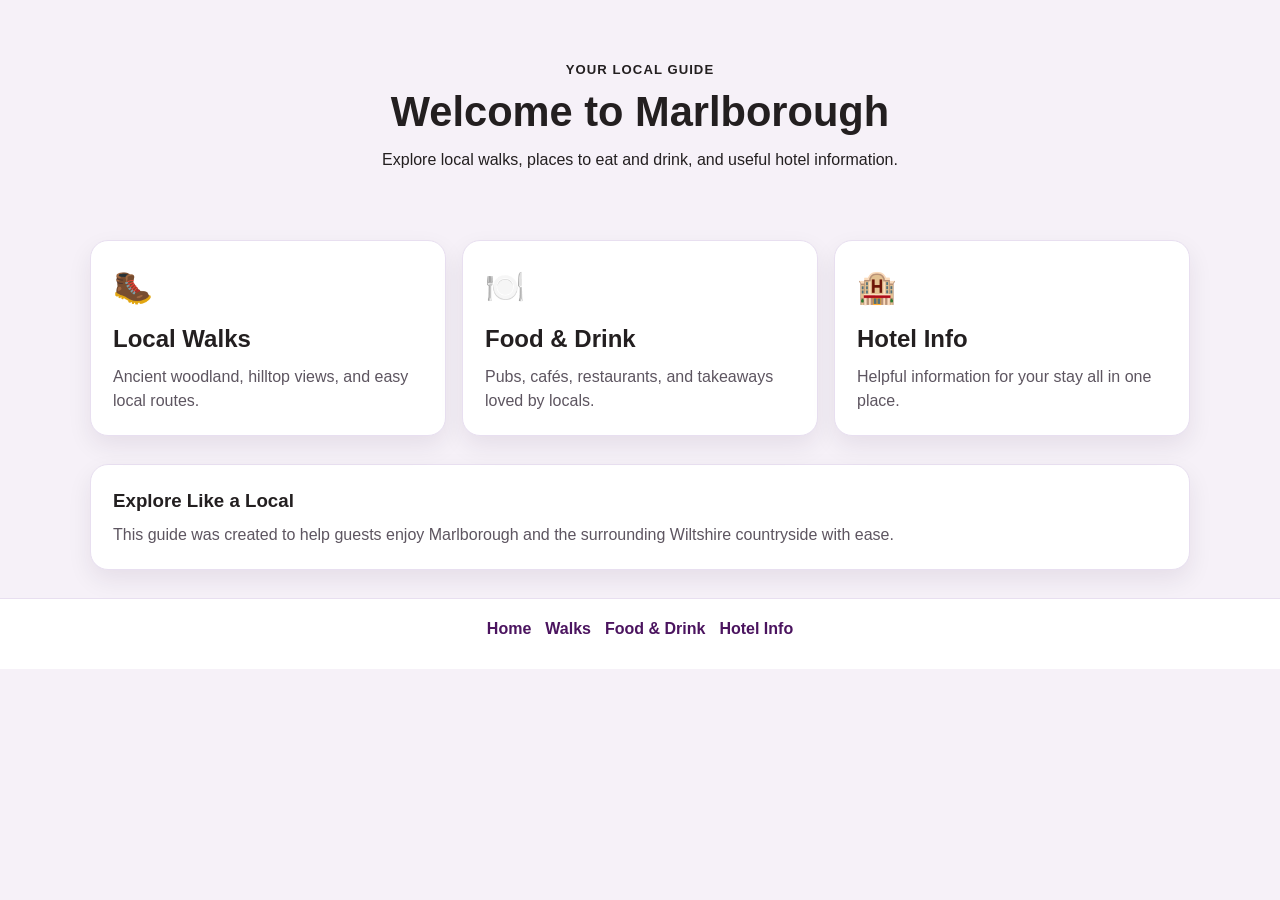
<file: Index.html>
<!DOCTYPE html>
<html lang="en">
<head>
  <meta charset="UTF-8" />
  <meta name="viewport" content="width=device-width, initial-scale=1.0" />
  <title>Welcome to Marlborough</title>
  <link rel="stylesheet" href="styles.css" />
</head>
<body>
  <header class="hero">
    <div class="container">
      <p class="eyebrow">Your Local Guide</p>
      <h1>Welcome to Marlborough</h1>
      <p class="subtitle">
        Explore local walks, places to eat and drink, and useful hotel information.
      </p>
    </div>
  </header>

  <main class="container">
    <section class="grid">
      <a class="feature-card" href="walks.html">
        <div class="icon">🥾</div>
        <h2>Local Walks</h2>
        <p>Ancient woodland, hilltop views, and easy local routes.</p>
      </a>

      <a class="feature-card" href="food.html">
        <div class="icon">🍽️</div>
        <h2>Food & Drink</h2>
        <p>Pubs, cafés, restaurants, and takeaways loved by locals.</p>
      </a>

      <a class="feature-card" href="hotel.html">
        <div class="icon">🏨</div>
        <h2>Hotel Info</h2>
        <p>Helpful information for your stay all in one place.</p>
      </a>
    </section>

    <section class="panel">
      <h3>Explore Like a Local</h3>
      <p>
        This guide was created to help guests enjoy Marlborough and the surrounding
        Wiltshire countryside with ease.
      </p>
    </section>
  </main>

  <footer class="footer">
    <div class="container">
      <a href="index.html">Home</a>
      <a href="walks.html">Walks</a>
      <a href="food.html">Food & Drink</a>
      <a href="hotel.html">Hotel Info</a>
    </div>
  </footer>
</body>
</html>
</file>
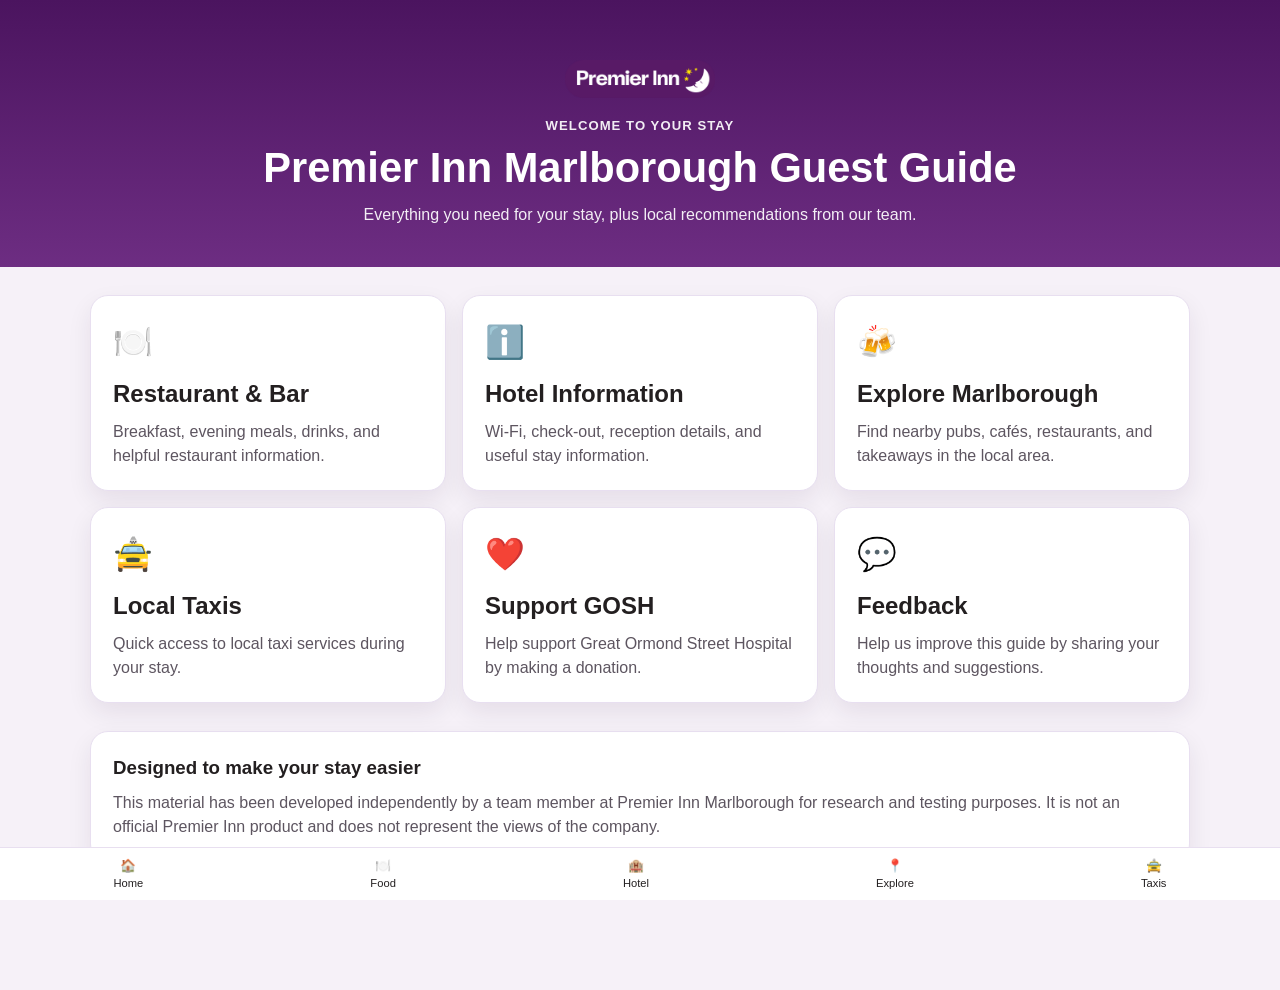
<file: index.html>
<!DOCTYPE html>
<html lang="en">
<head>
  <meta charset="UTF-8" />
  <meta name="viewport" content="width=device-width, initial-scale=1.0" />
  <title>Premier Inn Marlborough Guest Guide</title>
  <link rel="stylesheet" href="styles.css" />
</head>
<body>
  <header class="hero branded-hero">
    <div class="container">
      <img src="images/pi-logo.png" alt="Premier Inn logo" class="brand-logo" />
      <p class="eyebrow">Welcome to your stay</p>
      <h1>Premier Inn Marlborough Guest Guide</h1>
      <p class="subtitle">
        Everything you need for your stay, plus local recommendations from our team.
      </p>
    </div>
  </header>

  <main class="container">
    <section class="grid">
      <a class="feature-card" href="restaurant.html">
        <div class="icon">🍽️</div>
        <h2>Restaurant &amp; Bar</h2>
        <p>Breakfast, evening meals, drinks, and helpful restaurant information.</p>
      </a>

      <a class="feature-card" href="hotel.html">
        <div class="icon">ℹ️</div>
        <h2>Hotel Information</h2>
        <p>Wi-Fi, check-out, reception details, and useful stay information.</p>
      </a>

      <a class="feature-card" href="explore.html">
        <div class="icon">🍻</div>
        <h2>Explore Marlborough</h2>
        <p>Find nearby pubs, cafés, restaurants, and takeaways in the local area.</p>
      </a>

      <a class="feature-card" href="taxis.html">
        <div class="icon">🚖</div>
        <h2>Local Taxis</h2>
        <p>Quick access to local taxi services during your stay.</p>
      </a>

      <a class="feature-card" href="#">
      <div class="icon">❤️</div>
      <h2>Support GOSH</h2>
      <p>Help support Great Ormond Street Hospital by making a donation.</p>
      </a>

      <a class="feature-card" href="#">
      <div class="icon">💬</div>
      <h2>Feedback</h2>
      <p>Help us improve this guide by sharing your thoughts and suggestions.</p>
      </a>
    </section>

    <section class="panel">
      <h3>Designed to make your stay easier</h3>
      <p>
        This material has been developed independently by a team member at Premier Inn Marlborough for research and testing purposes. It is not an official Premier Inn product and does not represent the views of the company.
      </p>
    </section>
  </main>

  <nav class="bottom-nav">
    <a href="index.html">🏠<span>Home</span></a>
    <a href="restaurant.html">🍽️<span>Food</span></a>
    <a href="hotel.html">🏨<span>Hotel</span></a>
    <a href="explore.html">📍<span>Explore</span></a>
    <a href="taxis.html">🚖<span>Taxis</span></a>
  </nav>
</body>
</html>
</file>
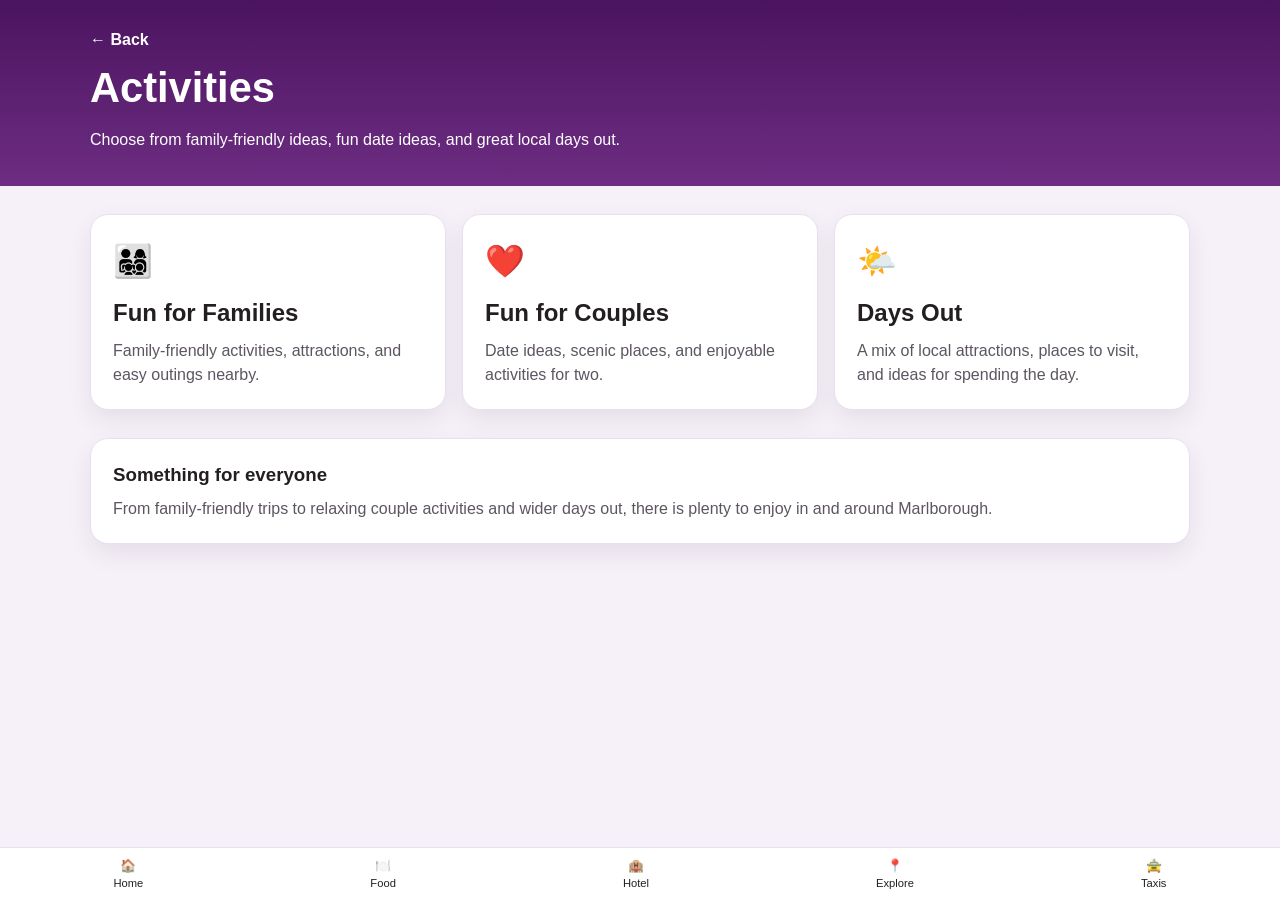
<file: activities.html>
<!DOCTYPE html>
<html lang="en">
<head>
  <meta charset="UTF-8" />
  <meta name="viewport" content="width=device-width, initial-scale=1.0" />
  <title>Activities | Premier Inn Marlborough</title>
  <link rel="stylesheet" href="styles.css" />
</head>
<body>
  <header class="page-header purple-header">
    <div class="container">
      <a class="back-link light-link" href="explore.html">← Back</a>
      <h1>Activities</h1>
      <p>Choose from family-friendly ideas, fun date ideas, and great local days out.</p>
    </div>
  </header>

  <main class="container">
    <section class="grid">
      <a class="feature-card" href="families.html">
        <div class="icon">👨‍👩‍👧‍👦</div>
        <h2>Fun for Families</h2>
        <p>Family-friendly activities, attractions, and easy outings nearby.</p>
      </a>

      <a class="feature-card" href="couples.html">
        <div class="icon">❤️</div>
        <h2>Fun for Couples</h2>
        <p>Date ideas, scenic places, and enjoyable activities for two.</p>
      </a>

      <a class="feature-card" href="daysout.html">
        <div class="icon">🌤️</div>
        <h2>Days Out</h2>
        <p>A mix of local attractions, places to visit, and ideas for spending the day.</p>
      </a>
    </section>

    <section class="panel">
      <h3>Something for everyone</h3>
      <p>
        From family-friendly trips to relaxing couple activities and wider days out,
        there is plenty to enjoy in and around Marlborough.
      </p>
    </section>
  </main>

  <nav class="bottom-nav">
    <a href="index.html">🏠<span>Home</span></a>
    <a href="restaurant.html">🍽️<span>Food</span></a>
    <a href="hotel.html">🏨<span>Hotel</span></a>
    <a href="explore.html">📍<span>Explore</span></a>
    <a href="taxis.html">🚖<span>Taxis</span></a>
  </nav>
</body>
</html>
</file>
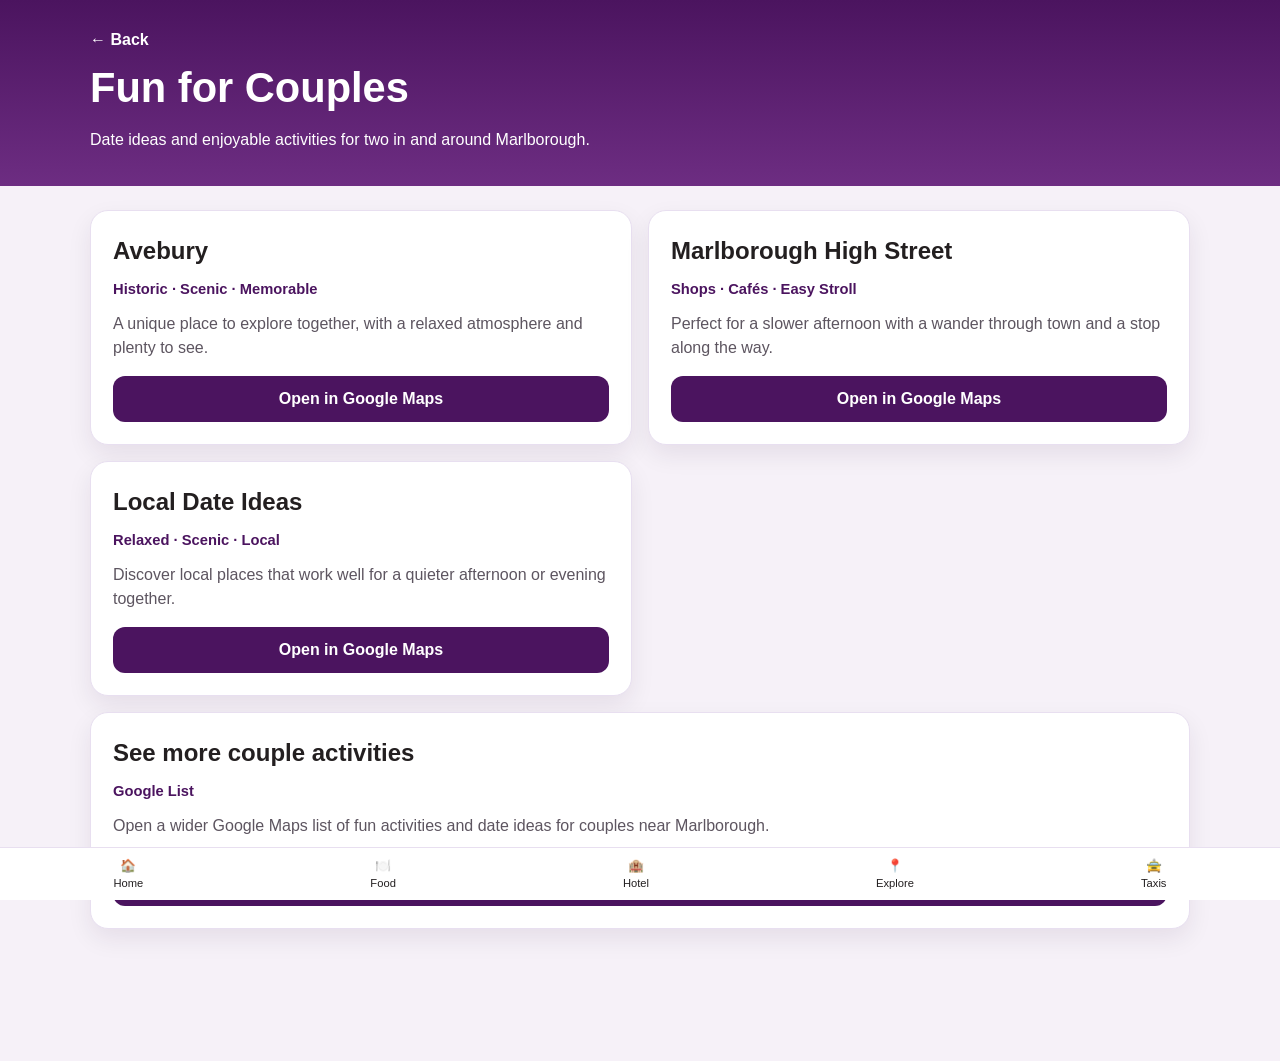
<file: couples.html>
<!DOCTYPE html>
<html lang="en">
<head>
  <meta charset="UTF-8" />
  <meta name="viewport" content="width=device-width, initial-scale=1.0" />
  <title>Fun for Couples | Premier Inn Marlborough</title>
  <link rel="stylesheet" href="styles.css" />
</head>
<body>
  <header class="page-header purple-header">
    <div class="container">
      <a class="back-link light-link" href="activities.html">← Back</a>
      <h1>Fun for Couples</h1>
      <p>Date ideas and enjoyable activities for two in and around Marlborough.</p>
    </div>
  </header>

  <main class="container card-list">
    <article class="card">
      <h2>Avebury</h2>
      <p class="tag">Historic · Scenic · Memorable</p>
      <p>
        A unique place to explore together, with a relaxed atmosphere and plenty to see.
      </p>
      <button class="btn" data-map-url="https://www.google.com/maps/search/?api=1&query=Avebury+Wiltshire">
        Open in Google Maps
      </button>
    </article>

    <article class="card">
      <h2>Marlborough High Street</h2>
      <p class="tag">Shops · Cafés · Easy Stroll</p>
      <p>
        Perfect for a slower afternoon with a wander through town and a stop along the way.
      </p>
      <button class="btn" data-map-url="https://www.google.com/maps/search/?api=1&query=Marlborough+High+Street+Wiltshire">
        Open in Google Maps
      </button>
    </article>

    <article class="card">
      <h2>Local Date Ideas</h2>
      <p class="tag">Relaxed · Scenic · Local</p>
      <p>
        Discover local places that work well for a quieter afternoon or evening together.
      </p>
      <button class="btn" data-map-url="https://www.google.com/maps/search/?api=1&query=date+ideas+near+Marlborough+Wiltshire">
        Open in Google Maps
      </button>
    </article>

    <article class="card wide-card">
      <h2>See more couple activities</h2>
      <p class="tag">Google List</p>
      <p>
        Open a wider Google Maps list of fun activities and date ideas for couples near Marlborough.
      </p>
      <a
        href="https://www.google.com/maps/search/?api=1&query=date+ideas+and+couples+activities+near+Marlborough+Wiltshire"
        class="btn menu-btn"
        target="_blank"
      >
        View Couple Activities
      </a>
    </article>
  </main>

  <nav class="bottom-nav">
    <a href="index.html">🏠<span>Home</span></a>
    <a href="restaurant.html">🍽️<span>Food</span></a>
    <a href="hotel.html">🏨<span>Hotel</span></a>
    <a href="explore.html" class="active">📍<span>Explore</span></a>
    <a href="taxis.html">🚖<span>Taxis</span></a>
  </nav>

  <script src="script.js"></script>
</body>
</html>
</file>
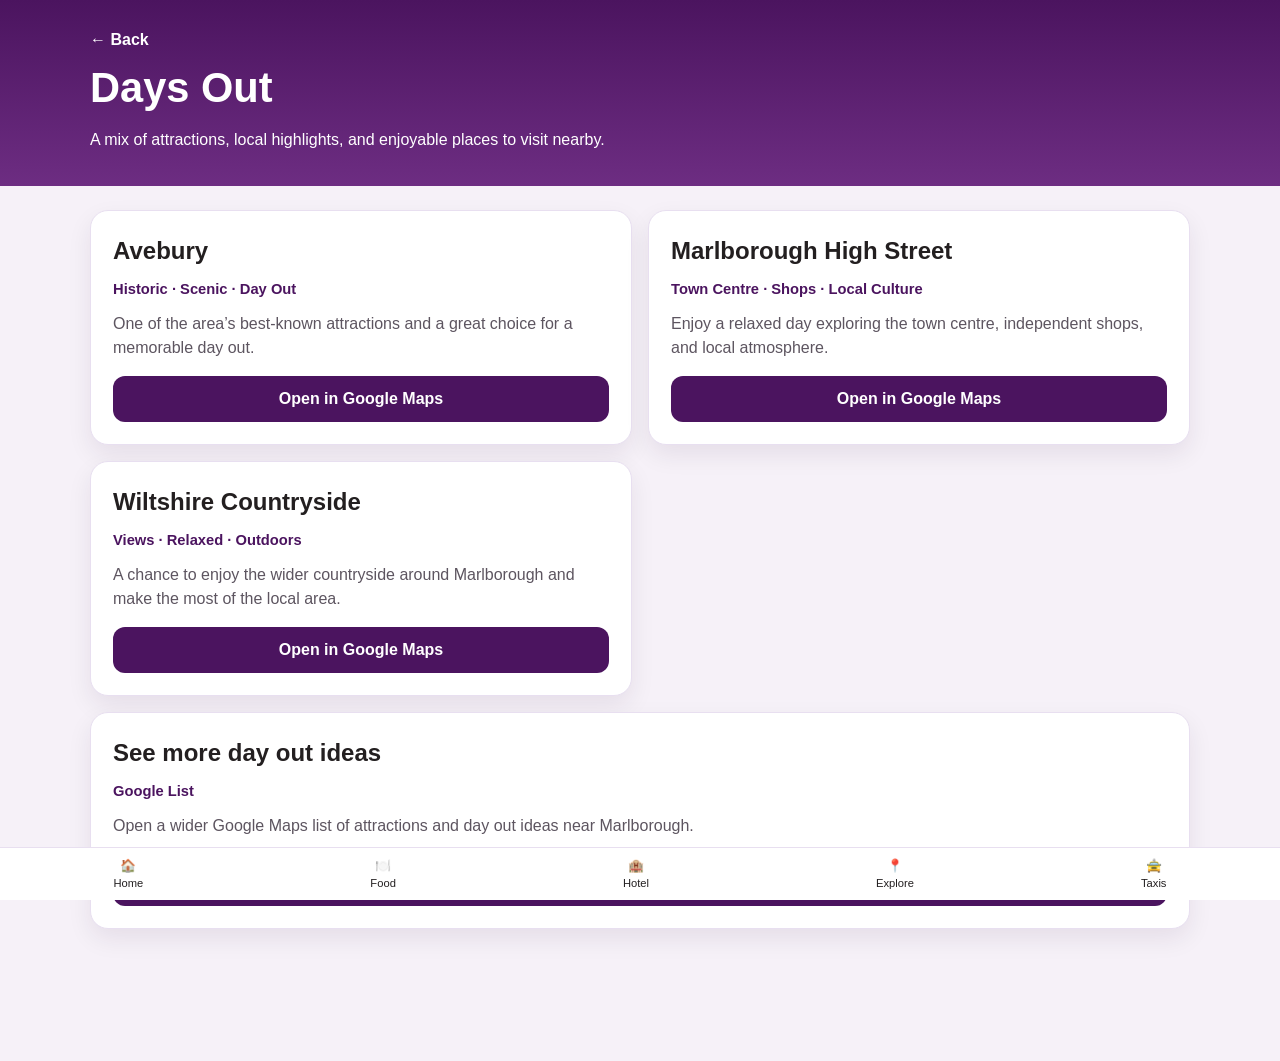
<file: daysout.html>
<!DOCTYPE html>
<html lang="en">
<head>
  <meta charset="UTF-8" />
  <meta name="viewport" content="width=device-width, initial-scale=1.0" />
  <title>Days Out | Premier Inn Marlborough</title>
  <link rel="stylesheet" href="styles.css" />
</head>
<body>
  <header class="page-header purple-header">
    <div class="container">
      <a class="back-link light-link" href="activities.html">← Back</a>
      <h1>Days Out</h1>
      <p>A mix of attractions, local highlights, and enjoyable places to visit nearby.</p>
    </div>
  </header>

  <main class="container card-list">
    <article class="card">
      <h2>Avebury</h2>
      <p class="tag">Historic · Scenic · Day Out</p>
      <p>
        One of the area’s best-known attractions and a great choice for a memorable day out.
      </p>
      <button class="btn" data-map-url="https://www.google.com/maps/search/?api=1&query=Avebury+Wiltshire">
        Open in Google Maps
      </button>
    </article>

    <article class="card">
      <h2>Marlborough High Street</h2>
      <p class="tag">Town Centre · Shops · Local Culture</p>
      <p>
        Enjoy a relaxed day exploring the town centre, independent shops, and local atmosphere.
      </p>
      <button class="btn" data-map-url="https://www.google.com/maps/search/?api=1&query=Marlborough+High+Street+Wiltshire">
        Open in Google Maps
      </button>
    </article>

    <article class="card">
      <h2>Wiltshire Countryside</h2>
      <p class="tag">Views · Relaxed · Outdoors</p>
      <p>
        A chance to enjoy the wider countryside around Marlborough and make the most of the local area.
      </p>
      <button class="btn" data-map-url="https://www.google.com/maps/search/?api=1&query=things+to+do+near+Marlborough+Wiltshire">
        Open in Google Maps
      </button>
    </article>

    <article class="card wide-card">
      <h2>See more day out ideas</h2>
      <p class="tag">Google List</p>
      <p>
        Open a wider Google Maps list of attractions and day out ideas near Marlborough.
      </p>
      <a
        href="https://www.google.com/maps/search/?api=1&query=days+out+and+attractions+near+Marlborough+Wiltshire"
        class="btn menu-btn"
        target="_blank"
      >
        View Day Out Ideas
      </a>
    </article>
  </main>

  <nav class="bottom-nav">
    <a href="index.html">🏠<span>Home</span></a>
    <a href="restaurant.html">🍽️<span>Food</span></a>
    <a href="hotel.html">🏨<span>Hotel</span></a>
    <a href="explore.html" class="active">📍<span>Explore</span></a>
    <a href="taxis.html">🚖<span>Taxis</span></a>
  </nav>

  <script src="script.js"></script>
</body>
</html>
</file>
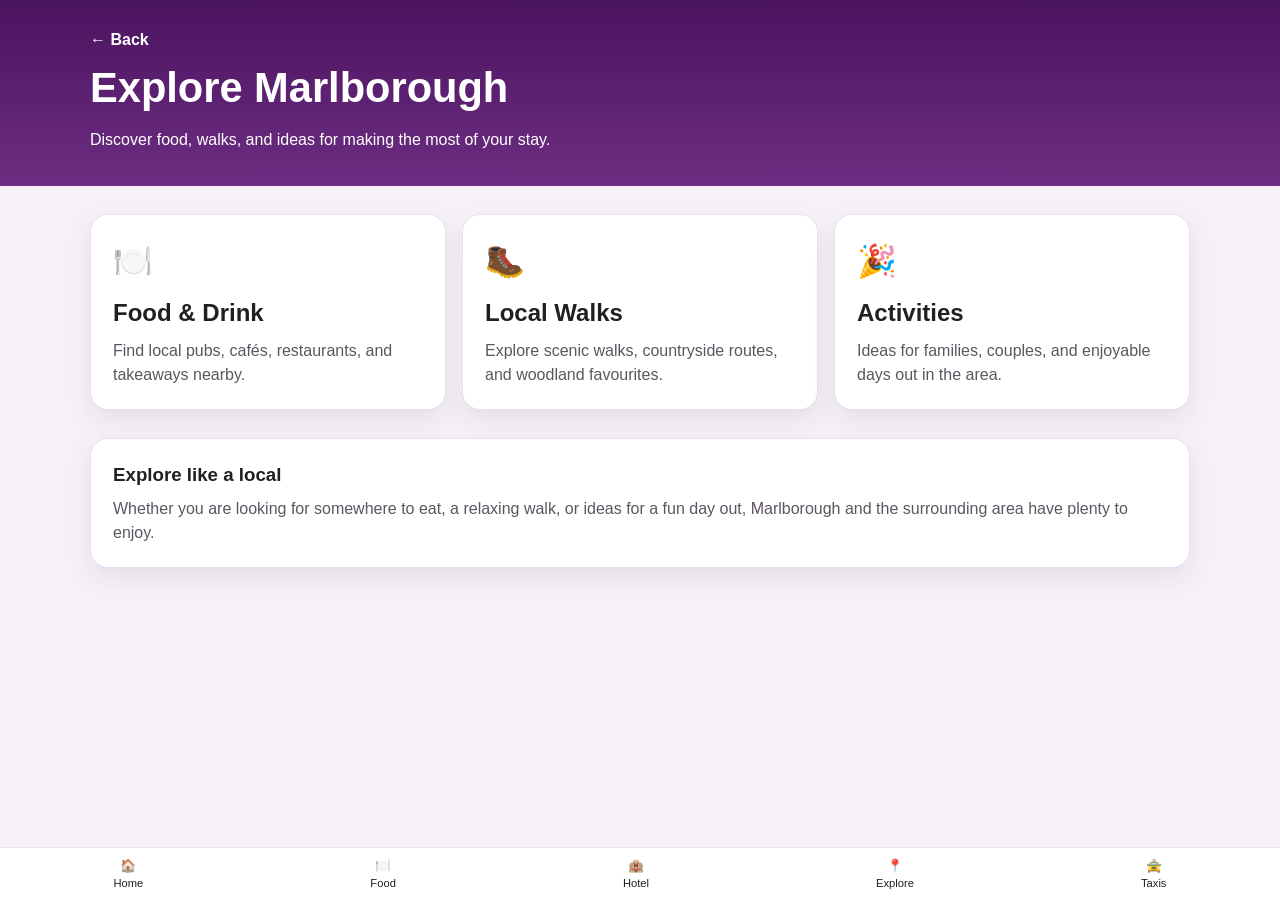
<file: explore.html>
<!DOCTYPE html>
<html lang="en">
<head>
  <meta charset="UTF-8" />
  <meta name="viewport" content="width=device-width, initial-scale=1.0" />
  <title>Explore Marlborough | Premier Inn Marlborough</title>
  <link rel="stylesheet" href="styles.css" />
</head>
<body>
  <header class="page-header purple-header">
    <div class="container">
      <a class="back-link light-link" href="index.html">← Back</a>
      <h1>Explore Marlborough</h1>
      <p>Discover food, walks, and ideas for making the most of your stay.</p>
    </div>
  </header>

  <main class="container">
    <section class="grid">
      <a class="feature-card" href="food.html">
        <div class="icon">🍽️</div>
        <h2>Food &amp; Drink</h2>
        <p>Find local pubs, cafés, restaurants, and takeaways nearby.</p>
      </a>

      <a class="feature-card" href="walks.html">
        <div class="icon">🥾</div>
        <h2>Local Walks</h2>
        <p>Explore scenic walks, countryside routes, and woodland favourites.</p>
      </a>

      <a class="feature-card" href="activities.html">
        <div class="icon">🎉</div>
        <h2>Activities</h2>
        <p>Ideas for families, couples, and enjoyable days out in the area.</p>
      </a>
    </section>

    <section class="panel">
      <h3>Explore like a local</h3>
      <p>
        Whether you are looking for somewhere to eat, a relaxing walk, or ideas
        for a fun day out, Marlborough and the surrounding area have plenty to enjoy.
      </p>
    </section>
  </main>
<footer> 

  
</footer>
  <nav class="bottom-nav">
    <a href="index.html">🏠<span>Home</span></a>
    <a href="restaurant.html">🍽️<span>Food</span></a>
    <a href="hotel.html">🏨<span>Hotel</span></a>
    <a href="explore.html" class="active">📍<span>Explore</span></a>
    <a href="taxis.html">🚖<span>Taxis</span></a>
  </nav>
</body>
</html>
</file>
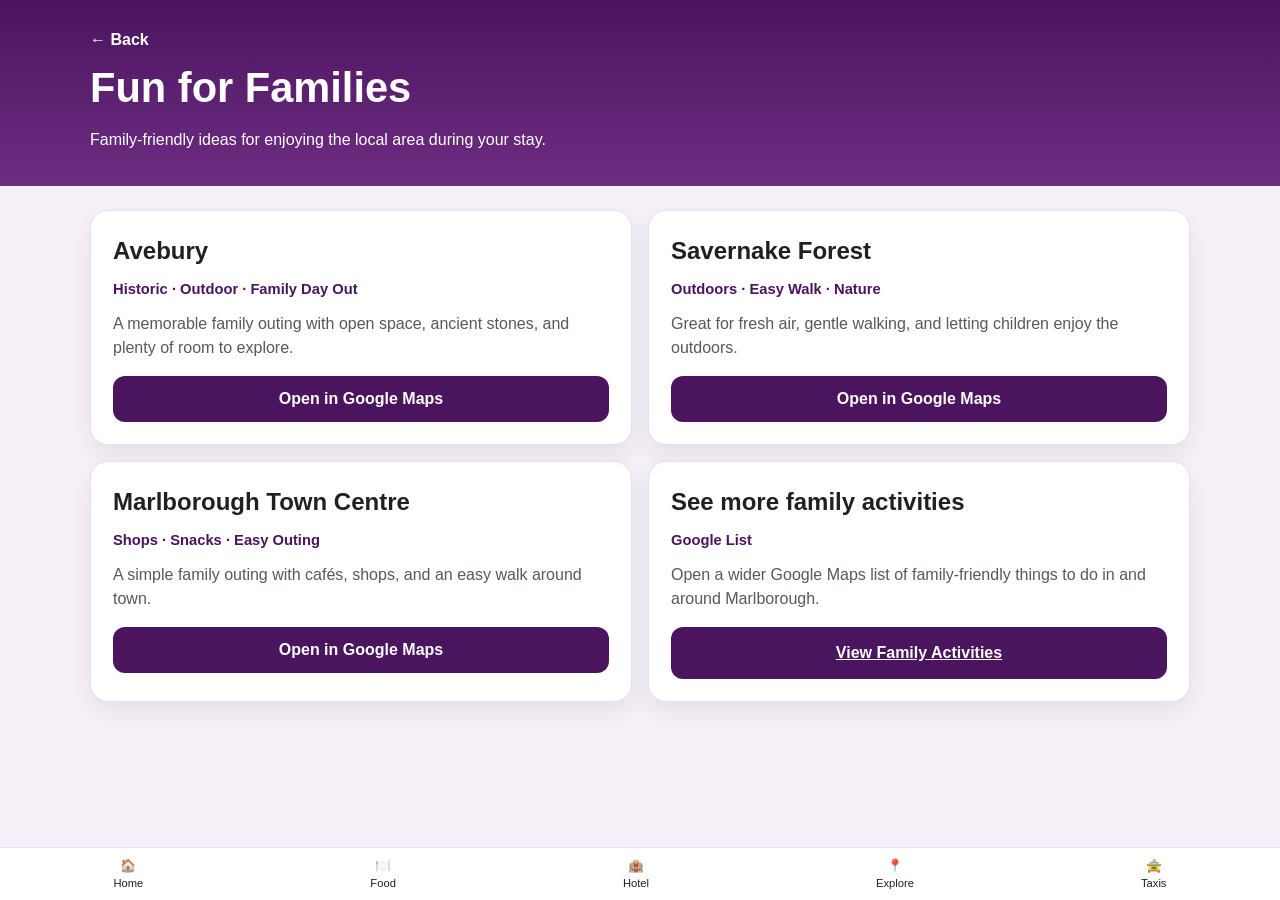
<file: families.html>
<!DOCTYPE html>
<html lang="en">
<head>
  <meta charset="UTF-8" />
  <meta name="viewport" content="width=device-width, initial-scale=1.0" />
  <title>Fun for Families | Premier Inn Marlborough</title>
  <link rel="stylesheet" href="styles.css" />
</head>
<body>
  <header class="page-header purple-header">
    <div class="container">
      <a class="back-link light-link" href="activities.html">← Back</a>
      <h1>Fun for Families</h1>
      <p>Family-friendly ideas for enjoying the local area during your stay.</p>
    </div>
  </header>

  <main class="container card-list">
    <article class="card">
      <h2>Avebury</h2>
      <p class="tag">Historic · Outdoor · Family Day Out</p>
      <p>
        A memorable family outing with open space, ancient stones, and plenty of room to explore.
      </p>
      <button class="btn" data-map-url="https://www.google.com/maps/search/?api=1&query=Avebury+family+activities">
        Open in Google Maps
      </button>
    </article>

    <article class="card">
      <h2>Savernake Forest</h2>
      <p class="tag">Outdoors · Easy Walk · Nature</p>
      <p>
        Great for fresh air, gentle walking, and letting children enjoy the outdoors.
      </p>
      <button class="btn" data-map-url="https://www.google.com/maps/search/?api=1&query=Savernake+Forest">
        Open in Google Maps
      </button>
    </article>

    <article class="card">
      <h2>Marlborough Town Centre</h2>
      <p class="tag">Shops · Snacks · Easy Outing</p>
      <p>
        A simple family outing with cafés, shops, and an easy walk around town.
      </p>
      <button class="btn" data-map-url="https://www.google.com/maps/search/?api=1&query=Marlborough+town+centre+family+activities">
        Open in Google Maps
      </button>
    </article>

    <article class="card">
      <h2>See more family activities</h2>
      <p class="tag">Google List</p>
      <p>
        Open a wider Google Maps list of family-friendly things to do in and around Marlborough.
      </p>
      <a
        href="https://www.google.com/maps/search/?api=1&query=family+activities+near+Marlborough+Wiltshire"
        class="btn menu-btn"
        target="_blank"
      >
        View Family Activities
      </a>
    </article>
  </main>

  <nav class="bottom-nav">
    <a href="index.html">🏠<span>Home</span></a>
    <a href="restaurant.html">🍽️<span>Food</span></a>
    <a href="hotel.html">🏨<span>Hotel</span></a>
    <a href="explore.html" class="active">📍<span>Explore</span></a>
    <a href="taxis.html">🚖<span>Taxis</span></a>
  </nav>

  <script src="script.js"></script>
</body>
</html>
</file>
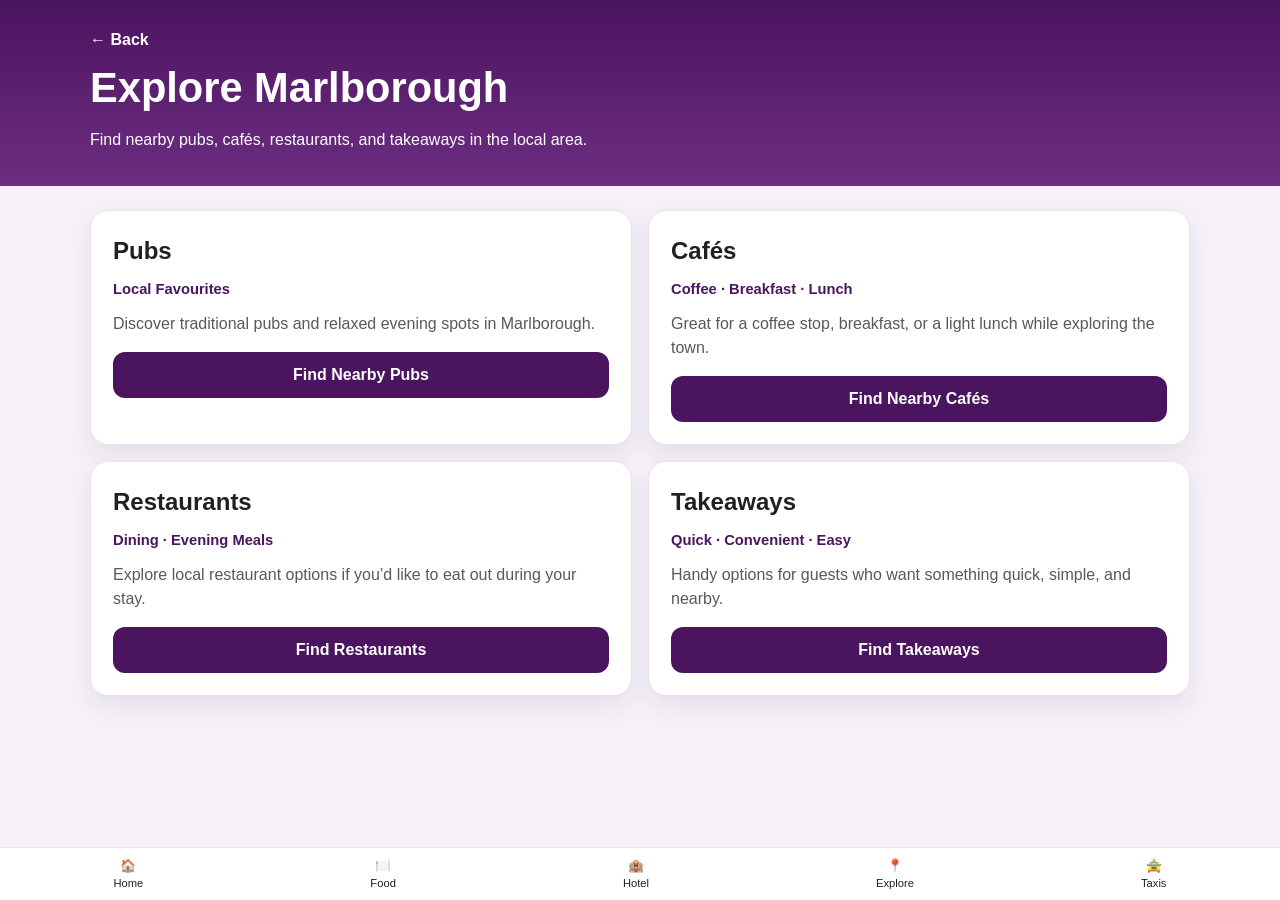
<file: food.html>
<!DOCTYPE html>
<html lang="en">
<head>
  <meta charset="UTF-8" />
  <meta name="viewport" content="width=device-width, initial-scale=1.0" />
  <title>Explore Marlborough | Premier Inn Marlborough</title>
  <link rel="stylesheet" href="styles.css" />
</head>
<body>
  <header class="page-header purple-header">
    <div class="container">
      <a class="back-link light-link" href="explore.html">← Back</a>
      <h1>Explore Marlborough</h1>
      <p>Find nearby pubs, cafés, restaurants, and takeaways in the local area.</p>
    </div>
  </header>

  <main class="container card-list">
    <article class="card">
      <h2>Pubs</h2>
      <p class="tag">Local Favourites</p>
      <p>
        Discover traditional pubs and relaxed evening spots in Marlborough.
      </p>
      <button class="btn" data-map-url="https://www.google.com/maps/search/?api=1&query=pubs+in+Marlborough+Wiltshire">
        Find Nearby Pubs
      </button>
    </article>

    <article class="card">
      <h2>Cafés</h2>
      <p class="tag">Coffee · Breakfast · Lunch</p>
      <p>
        Great for a coffee stop, breakfast, or a light lunch while exploring the town.
      </p>
      <button class="btn" data-map-url="https://www.google.com/maps/search/?api=1&query=cafes+in+Marlborough+Wiltshire">
        Find Nearby Cafés
      </button>
    </article>

    <article class="card">
      <h2>Restaurants</h2>
      <p class="tag">Dining · Evening Meals</p>
      <p>
        Explore local restaurant options if you’d like to eat out during your stay.
      </p>
      <button class="btn" data-map-url="https://www.google.com/maps/search/?api=1&query=restaurants+in+Marlborough+Wiltshire">
        Find Restaurants
      </button>
    </article>

    <article class="card">
      <h2>Takeaways</h2>
      <p class="tag">Quick · Convenient · Easy</p>
      <p>
        Handy options for guests who want something quick, simple, and nearby.
      </p>
      <button class="btn" data-map-url="https://www.google.com/maps/search/?api=1&query=takeaways+in+Marlborough+Wiltshire">
        Find Takeaways
      </button>
    </article>
  </main>

  <nav class="bottom-nav">
    <a href="index.html">🏠<span>Home</span></a>
    <a href="restaurant.html">🍽️<span>Food</span></a>
    <a href="hotel.html">🏨<span>Hotel</span></a>
    <a href="explore.html">📍<span>Explore</span></a>
    <a href="taxis.html">🚖<span>Taxis</span></a>
  </nav>

  <script src="script.js"></script>
</body>
</html>
</file>
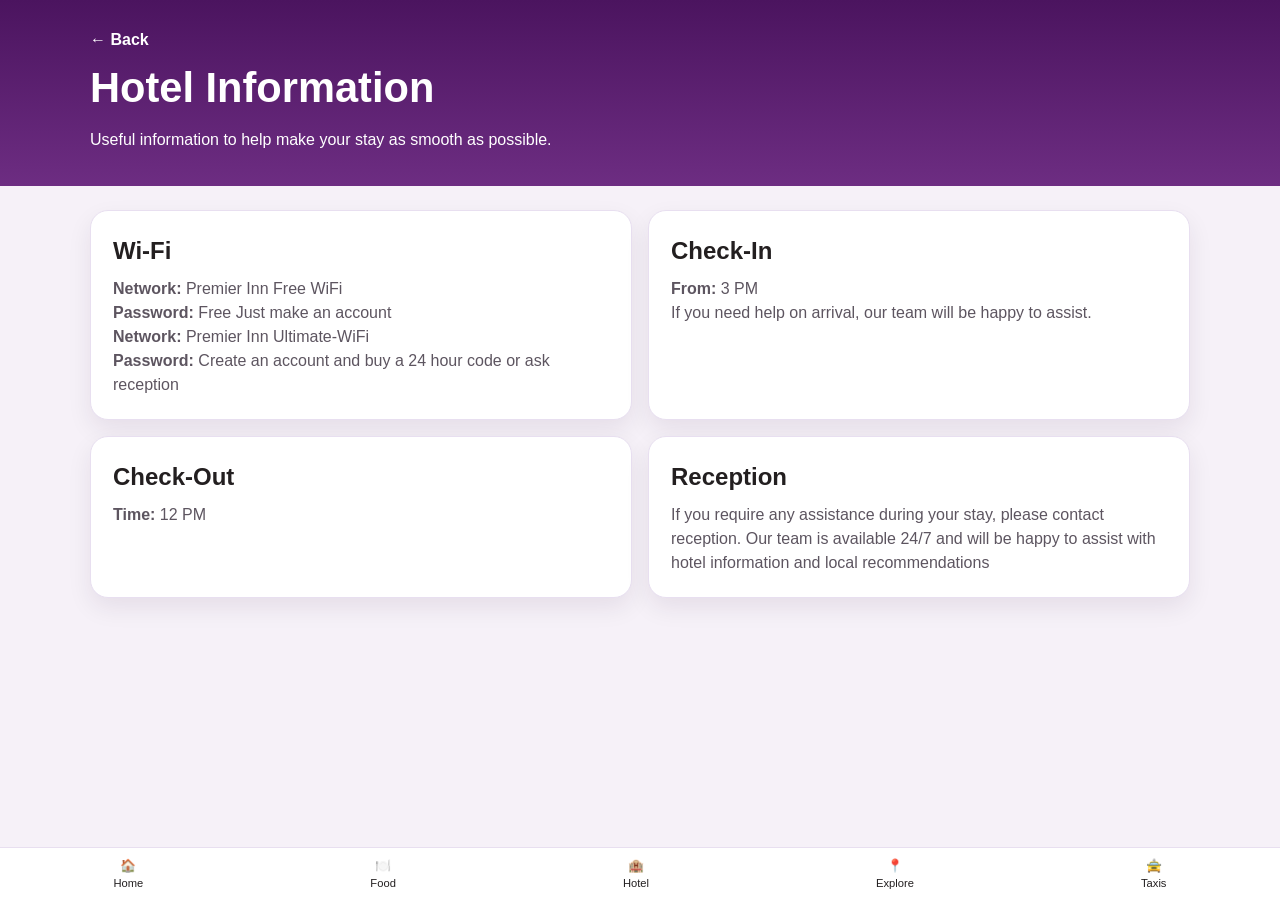
<file: hotel.html>
<!DOCTYPE html>
<html lang="en">
<head>
  <meta charset="UTF-8" />
  <meta name="viewport" content="width=device-width, initial-scale=1.0" />
  <title>Hotel Information | Premier Inn Marlborough</title>
  <link rel="stylesheet" href="styles.css" />
</head>
<body>
  <header class="page-header purple-header">
    <div class="container">
      <a class="back-link light-link" href="index.html">← Back</a>
      <h1>Hotel Information</h1>
      <p>Useful information to help make your stay as smooth as possible.</p>
    </div>
  </header>

  <main class="container card-list">
    <article class="card">
      <h2>Wi-Fi</h2>
      <p><strong>Network:</strong> Premier Inn Free WiFi</p>
      <p><strong>Password:</strong> Free Just make an account</p>
      <p><strong>Network:</strong> Premier Inn Ultimate-WiFi</p>
      <p><strong>Password:</strong> Create an account and buy a 24 hour code or ask reception</p>
    </article>

    <article class="card">
      <h2>Check-In</h2>
      <p><strong>From:</strong> 3 PM</p>
      <p>If you need help on arrival, our team will be happy to assist.</p>
    </article>

    <article class="card">
      <h2>Check-Out</h2>
      <p><strong>Time:</strong> 12 PM</p>
    </article>

    <article class="card">
      <h2>Reception</h2>
      <p>
        If you require any assistance during your stay, please contact reception. 
        Our team is available 24/7 and will be happy to assist with hotel information and local recommendations
      </p>
    </article>
  </main>

  <nav class="bottom-nav">
    <a href="index.html">🏠<span>Home</span></a>
    <a href="restaurant.html">🍽️<span>Food</span></a>
    <a href="hotel.html">🏨<span>Hotel</span></a>
    <a href="explore.html">📍<span>Explore</span></a>
    <a href="taxis.html">🚖<span>Taxis</span></a>
  </nav>
</body>
</html>
</file>
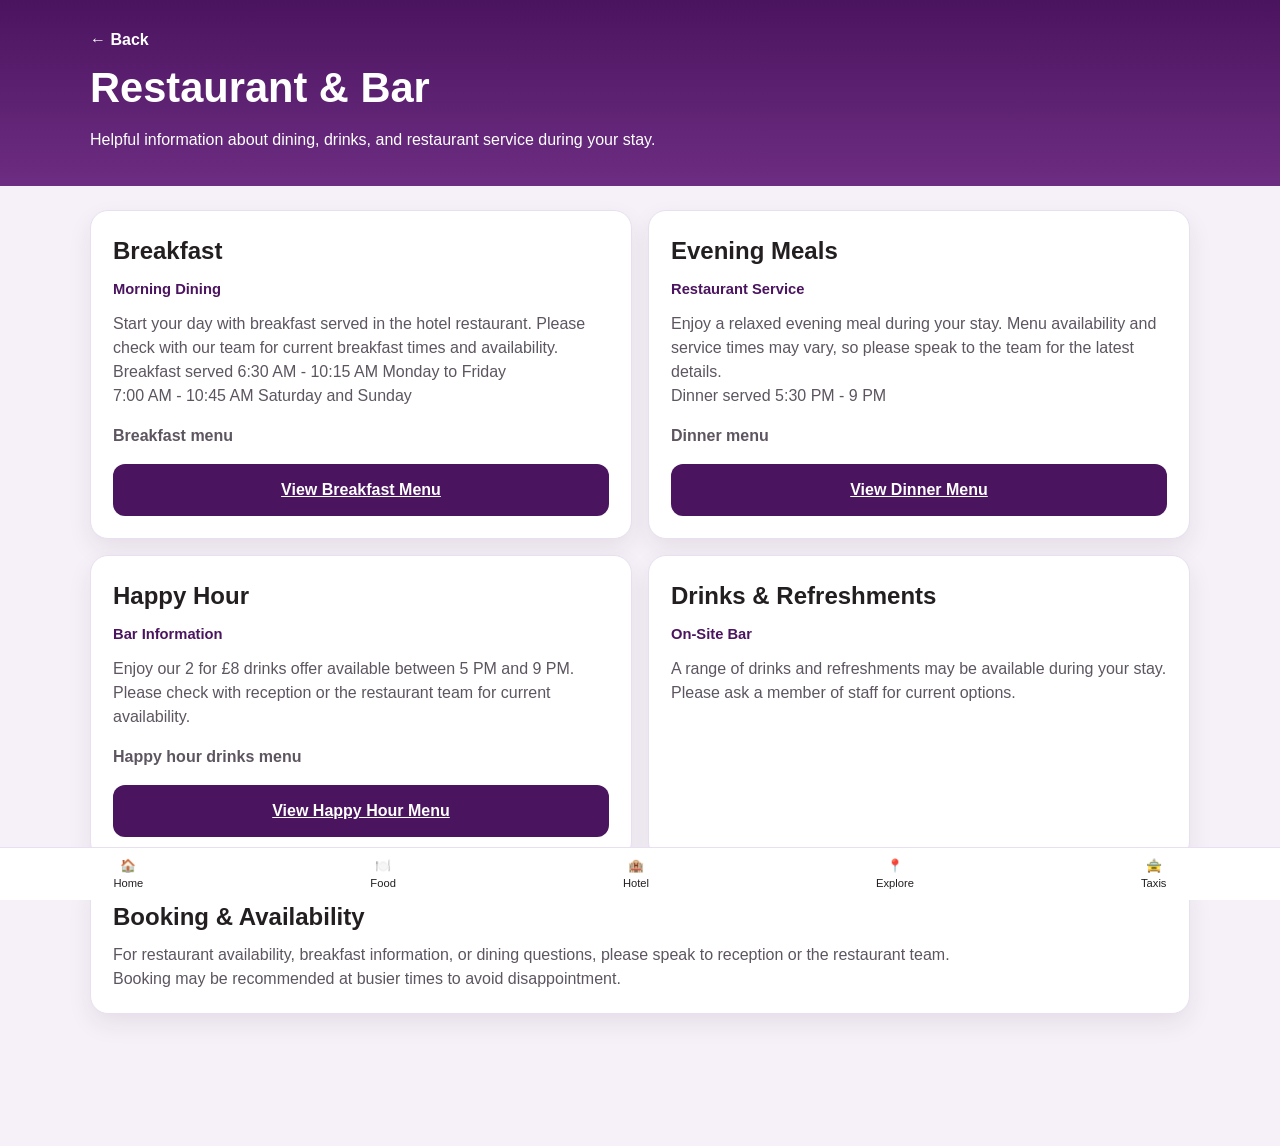
<file: restaurant.html>
<!DOCTYPE html>
<html lang="en">
<head>
  <meta charset="UTF-8" />
  <meta name="viewport" content="width=device-width, initial-scale=1.0" />
  <title>Restaurant & Bar | Premier Inn Marlborough</title>
  <link rel="stylesheet" href="styles.css" />
</head>
<body>
  <header class="page-header purple-header">
    <div class="container">
      <a class="back-link light-link" href="index.html">← Back</a>
      <h1>Restaurant &amp; Bar</h1>
      <p>Helpful information about dining, drinks, and restaurant service during your stay.</p>
    </div>
  </header>

  <main class="container card-list">

    <!-- BREAKFAST -->
    <article class="card">
      <h2>Breakfast</h2>
      <p class="tag">Morning Dining</p>
      <p>
        Start your day with breakfast served in the hotel restaurant.
        Please check with our team for current breakfast times and availability.
      </p>
      <p>
        Breakfast served 6:30 AM - 10:15 AM Monday to Friday
      </p>
      <p>
        7:00 AM - 10:45 AM Saturday and Sunday
      </p>

      <div class="menu-section">
        <p class="menu-label">Breakfast menu</p>
        <a href="menu/Breakfast.pdf" class="btn menu-btn" target="_blank">
          View Breakfast Menu
        </a>
      </div>
    </article>

    <!-- DINNER -->
    <article class="card">
      <h2>Evening Meals</h2>
      <p class="tag">Restaurant Service</p>
      <p>
        Enjoy a relaxed evening meal during your stay. Menu availability and
        service times may vary, so please speak to the team for the latest details.
      </p>
      <p>
        Dinner served 5:30 PM - 9 PM
      </p>

      <div class="menu-section">
        <p class="menu-label">Dinner menu</p>
        <a href="menu/Dinner.pdf" class="btn menu-btn" target="_blank">
          View Dinner Menu
        </a>
      </div>
    </article>

    <!-- HAPPY HOUR -->
    <article class="card">
      <h2>Happy Hour</h2>
      <p class="tag">Bar Information</p>
      <p>
        Enjoy our 2 for £8 drinks offer available between 5 PM and 9 PM.
        Please check with reception or the restaurant team for current availability.
      </p>

      <div class="menu-section">
        <p class="menu-label">Happy hour drinks menu</p>
        <a href="menu/happy_hour.pdf" class="btn menu-btn" target="_blank">
          View Happy Hour Menu
        </a>
      </div>
    </article>

    <!-- DRINKS INFO -->
    <article class="card">
      <h2>Drinks &amp; Refreshments</h2>
      <p class="tag">On-Site Bar</p>
      <p>
        A range of drinks and refreshments may be available during your stay.
        Please ask a member of staff for current options.
      </p>
    </article>

    <!-- BOOKING -->
    <article class="card wide-card">
      <h2>Booking &amp; Availability</h2>
      <p>
        For restaurant availability, breakfast information, or dining questions,
        please speak to reception or the restaurant team.
      </p>
      <p>
        Booking may be recommended at busier times to avoid disappointment.
      </p>
    </article>

  </main>

  <nav class="bottom-nav">
    <a href="index.html">🏠<span>Home</span></a>
    <a href="restaurant.html">🍽️<span>Food</span></a>
    <a href="hotel.html">🏨<span>Hotel</span></a>
    <a href="explore.html">📍<span>Explore</span></a>
    <a href="taxis.html">🚖<span>Taxis</span></a>
  </nav>
</body>
</html>
</file>
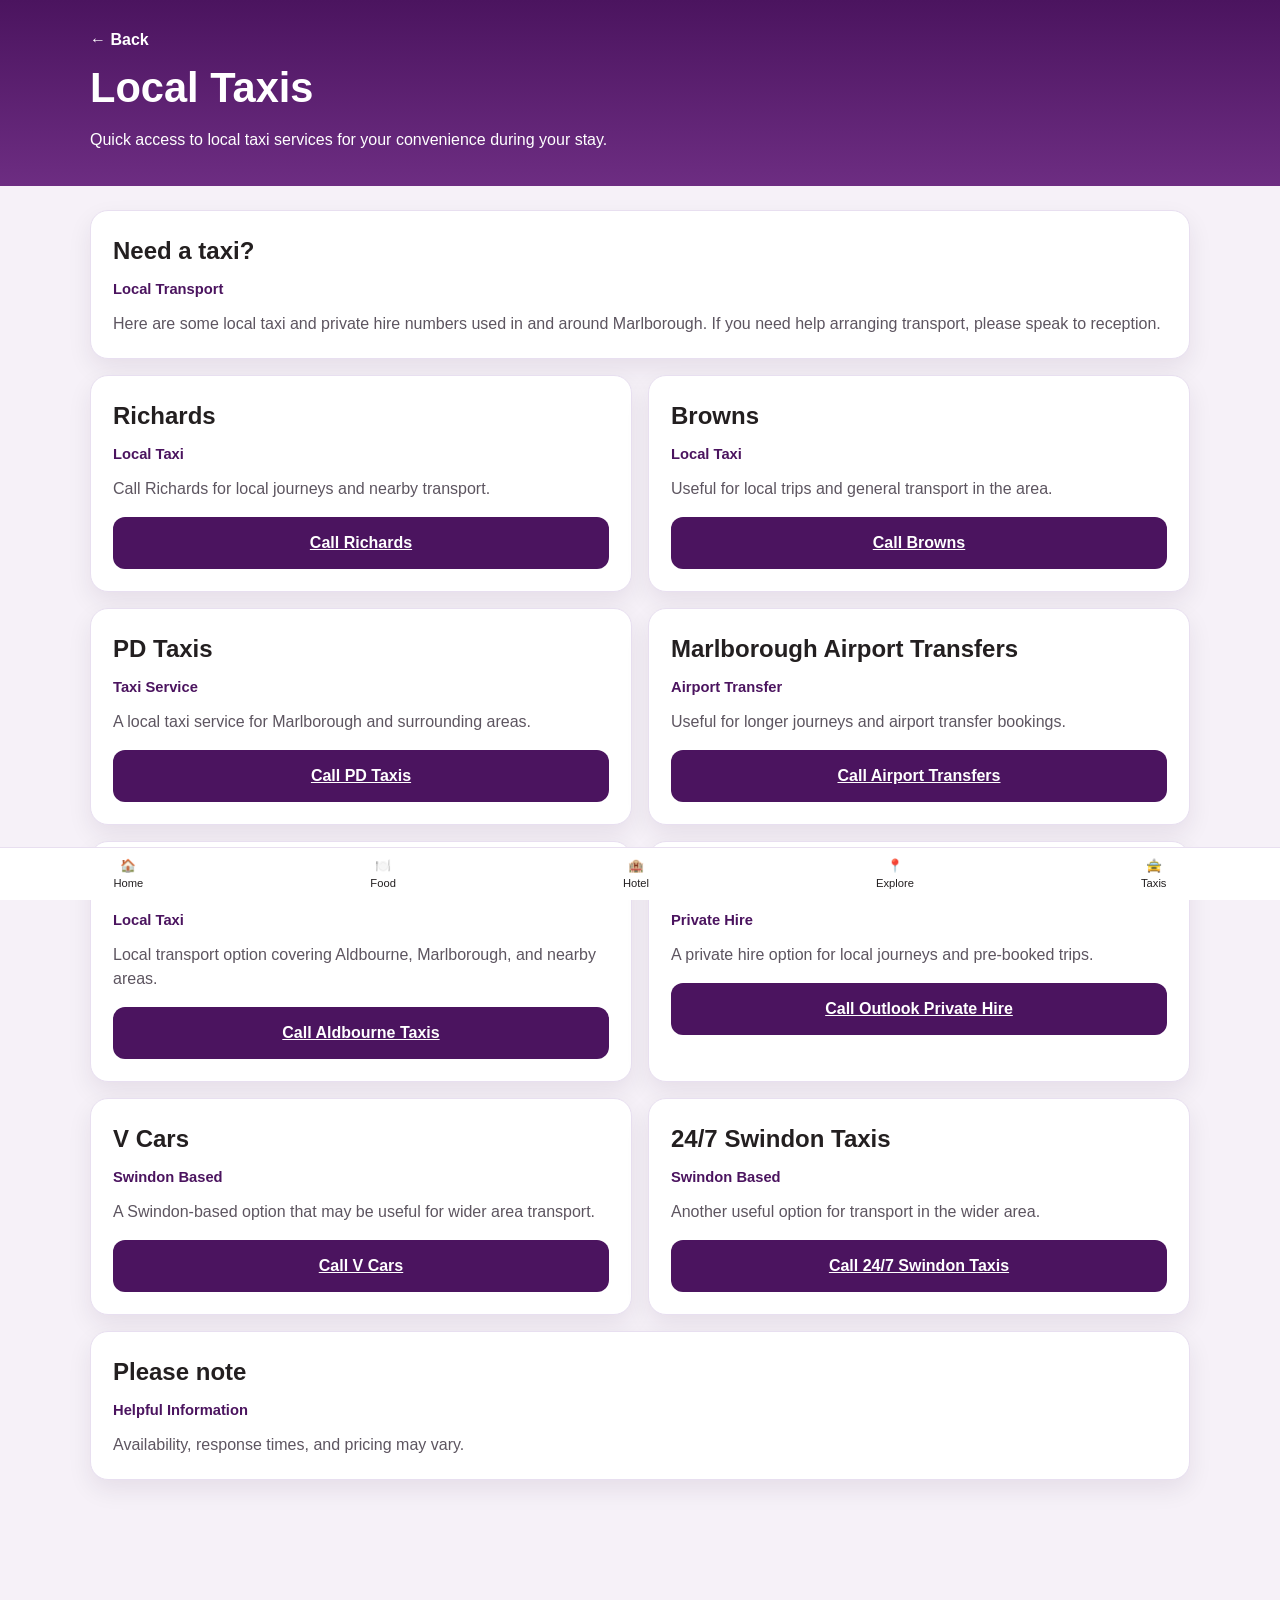
<file: taxis.html>
<!DOCTYPE html>
<html lang="en">
<head>
  <meta charset="UTF-8" />
  <meta name="viewport" content="width=device-width, initial-scale=1.0" />
  <title>Local Taxis | Premier Inn Marlborough</title>
  <link rel="stylesheet" href="styles.css" />
</head>
<body>
  <header class="page-header purple-header">
    <div class="container">
      <a class="back-link light-link" href="index.html">← Back</a>
      <h1>Local Taxis</h1>
      <p>Quick access to local taxi services for your convenience during your stay.</p>
    </div>
  </header>

  <main class="container card-list">
    <article class="card wide-card">
      <h2>Need a taxi?</h2>
      <p class="tag">Local Transport</p>
      <p>
        Here are some local taxi and private hire numbers used in and around Marlborough.
        If you need help arranging transport, please speak to reception.
      </p>
    </article>

    <article class="card">
      <h2>Richards</h2>
      <p class="tag">Local Taxi</p>
      <p>Call Richards for local journeys and nearby transport.</p>
      <a href="tel:07928962096" class="btn menu-btn">Call Richards</a>
    </article>

    <article class="card">
      <h2>Browns</h2>
      <p class="tag">Local Taxi</p>
      <p>Useful for local trips and general transport in the area.</p>
      <a href="tel:07847097189" class="btn menu-btn">Call Browns</a>
    </article>

    <article class="card">
      <h2>PD Taxis</h2>
      <p class="tag">Taxi Service</p>
      <p>A local taxi service for Marlborough and surrounding areas.</p>
      <a href="tel:01672511884" class="btn menu-btn">Call PD Taxis</a>
    </article>

    <article class="card">
      <h2>Marlborough Airport Transfers</h2>
      <p class="tag">Airport Transfer</p>
      <p>Useful for longer journeys and airport transfer bookings.</p>
      <a href="tel:01793234477" class="btn menu-btn">Call Airport Transfers</a>
    </article>

    <article class="card">
      <h2>Aldbourne Taxis</h2>
      <p class="tag">Local Taxi</p>
      <p>Local transport option covering Aldbourne, Marlborough, and nearby areas.</p>
      <a href="tel:07977059991" class="btn menu-btn">Call Aldbourne Taxis</a>
    </article>

    <article class="card">
      <h2>Outlook Private Hire</h2>
      <p class="tag">Private Hire</p>
      <p>A private hire option for local journeys and pre-booked trips.</p>
      <a href="tel:01672564394" class="btn menu-btn">Call Outlook Private Hire</a>
    </article>

    <article class="card">
      <h2>V Cars</h2>
      <p class="tag">Swindon Based</p>
      <p>A Swindon-based option that may be useful for wider area transport.</p>
      <a href="tel:01793701701" class="btn menu-btn">Call V Cars</a>
    </article>

    <article class="card">
      <h2>24/7 Swindon Taxis</h2>
      <p class="tag">Swindon Based</p>
      <p>Another useful option for transport in the wider area.</p>
      <a href="tel:01793469247" class="btn menu-btn">Call 24/7 Swindon Taxis</a>
    </article>

    <article class="card wide-card">
      <h2>Please note</h2>
      <p class="tag">Helpful Information</p>
      <p>
        Availability, response times, and pricing may vary.
      </p>
    </article>
  </main>

  <nav class="bottom-nav">
    <a href="index.html">🏠<span>Home</span></a>
    <a href="restaurant.html">🍽️<span>Food</span></a>
    <a href="hotel.html">🏨<span>Hotel</span></a>
    <a href="explore.html">📍<span>Explore</span></a>
    <a href="taxis.html" class="active">🚖<span>Taxis</span></a>
  </nav>
</body>
</html>
</file>
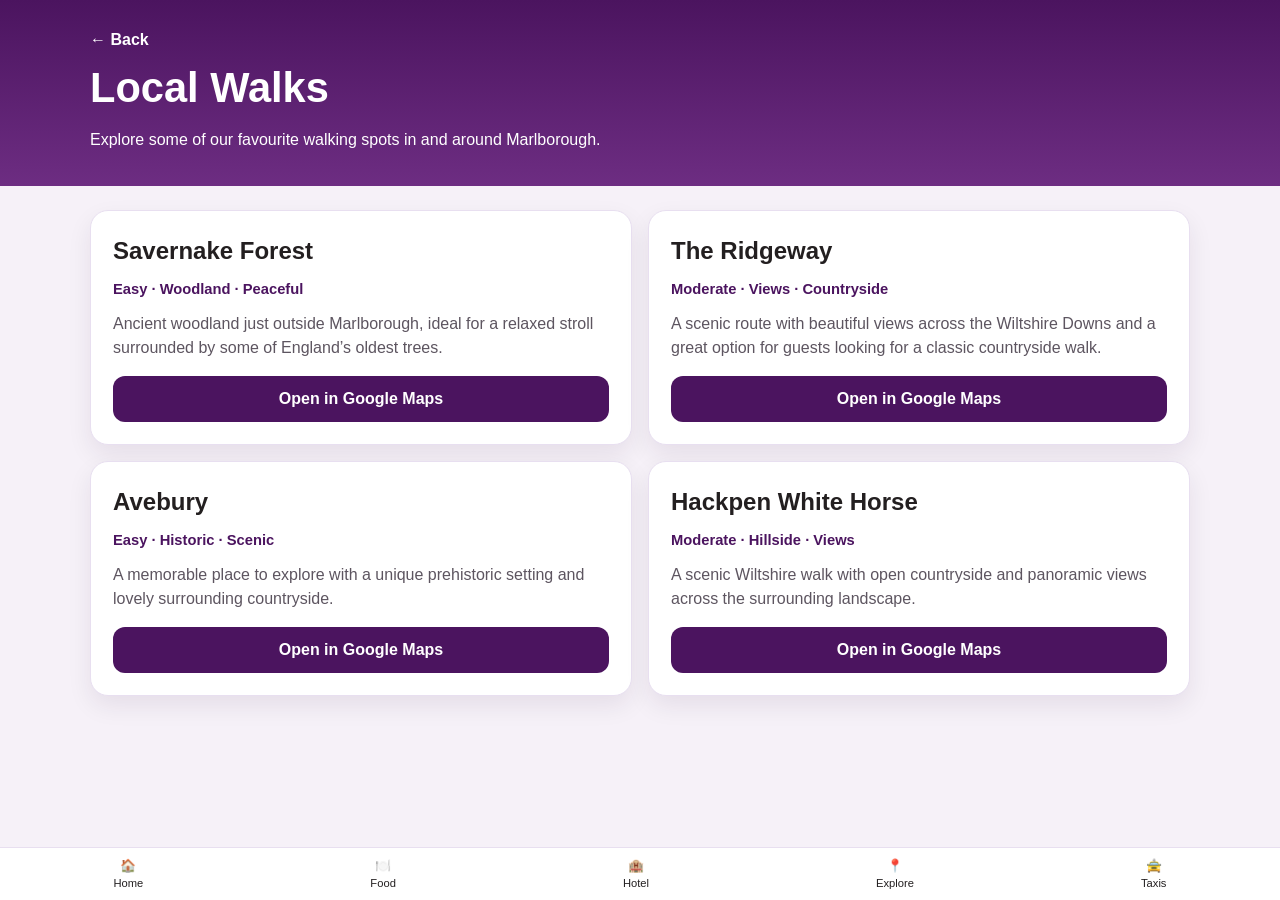
<file: walks.html>
<!DOCTYPE html>
<html lang="en">
<head>
  <meta charset="UTF-8" />
  <meta name="viewport" content="width=device-width, initial-scale=1.0" />
  <title>Local Walks | Premier Inn Marlborough</title>
  <link rel="stylesheet" href="styles.css" />
</head>
<body>
  <header class="page-header purple-header">
    <div class="container">
      <a class="back-link light-link" href="explore.html">← Back</a>
      <h1>Local Walks</h1>
      <p>Explore some of our favourite walking spots in and around Marlborough.</p>
    </div>
  </header>

  <main class="container card-list">
    <article class="card">
      <h2>Savernake Forest</h2>
      <p class="tag">Easy · Woodland · Peaceful</p>
      <p>
        Ancient woodland just outside Marlborough, ideal for a relaxed stroll
        surrounded by some of England’s oldest trees.
      </p>
      <button class="btn" data-map-url="https://www.google.com/maps/search/?api=1&query=Savernake+Forest">
        Open in Google Maps
      </button>
    </article>

    <article class="card">
      <h2>The Ridgeway</h2>
      <p class="tag">Moderate · Views · Countryside</p>
      <p>
        A scenic route with beautiful views across the Wiltshire Downs and a
        great option for guests looking for a classic countryside walk.
      </p>
      <button class="btn" data-map-url="https://www.google.com/maps/search/?api=1&query=The+Ridgeway+near+Marlborough">
        Open in Google Maps
      </button>
    </article>

    <article class="card">
      <h2>Avebury</h2>
      <p class="tag">Easy · Historic · Scenic</p>
      <p>
        A memorable place to explore with a unique prehistoric setting and
        lovely surrounding countryside.
      </p>
      <button class="btn" data-map-url="https://www.google.com/maps/search/?api=1&query=Avebury+Stone+Circle">
        Open in Google Maps
      </button>
    </article>

    <article class="card">
      <h2>Hackpen White Horse</h2>
      <p class="tag">Moderate · Hillside · Views</p>
      <p>
        A scenic Wiltshire walk with open countryside and panoramic views across
        the surrounding landscape.
      </p>
      <button class="btn" data-map-url="https://www.google.com/maps/search/?api=1&query=Hackpen+White+Horse">
        Open in Google Maps
      </button>
    </article>
  </main>

  <nav class="bottom-nav">
    <a href="index.html">🏠<span>Home</span></a>
    <a href="restaurant.html">🍽️<span>Food</span></a>
    <a href="hotel.html">🏨<span>Hotel</span></a>
    <a href="explore.html">📍<span>Explore</span></a>
    <a href="taxis.html">🚖<span>Taxis</span></a>
  </nav>

  <script src="script.js"></script>
</body>
</html>
</file>
<file: styles.css>
:root {
  --bg: #f6f1f8;
  --surface: #ffffff;
  --text: #231f20;
  --muted: #5d5560;
  --accent: #4b145f;
  --accent-dark: #371046;
  --accent-light: #6d2d82;
  --border: #e8dff0;
  --shadow: 0 10px 24px rgba(44, 19, 57, 0.08);
  --radius: 18px;
  --max-width: 1100px;
}

* {
  box-sizing: border-box;
}

body {
  margin: 0;
  font-family: Arial, sans-serif;
  background: var(--bg);
  color: var(--text);
  line-height: 1.5;
}

img {
  max-width: 100%;
  display: block;
}

.container {
  width: min(100% - 32px, var(--max-width));
  margin: 0 auto;
}

.hero {
  padding: 60px 0 40px;
  text-align: center;
}

.branded-hero {
  background: linear-gradient(180deg, var(--accent) 0%, var(--accent-light) 100%);
  color: white;
}

.brand-logo {
  width: 150px;
  max-width: 55%;
  margin: 0 auto 18px;
}

.eyebrow {
  margin: 0 0 8px;
  font-size: 0.82rem;
  font-weight: 700;
  text-transform: uppercase;
  letter-spacing: 0.08em;
}

.branded-hero .eyebrow,
.branded-hero .subtitle {
  color: rgba(255, 255, 255, 0.92);
}

h1 {
  margin: 0 0 12px;
  font-size: 2rem;
  line-height: 1.15;
}

.subtitle {
  max-width: 640px;
  margin: 0 auto;
  font-size: 1rem;
}

.page-header {
  padding: 28px 0 18px;
}

.purple-header {
  background: linear-gradient(180deg, var(--accent) 0%, var(--accent-light) 100%);
  color: white;
}

.purple-header p,
.purple-header h1 {
  color: white;
}

.back-link {
  display: inline-block;
  margin-bottom: 12px;
  text-decoration: none;
  font-weight: 700;
}

.light-link {
  color: white;
}

.grid {
  display: grid;
  gap: 16px;
  margin: 28px 0;
}

.feature-card,
.card,
.panel {
  background: var(--surface);
  border: 1px solid var(--border);
  border-radius: var(--radius);
  box-shadow: var(--shadow);
}

.feature-card {
  display: block;
  padding: 22px;
  text-decoration: none;
  color: inherit;
  transition: transform 0.18s ease, box-shadow 0.18s ease;
}

.feature-card:hover {
  transform: translateY(-3px);
  box-shadow: 0 14px 28px rgba(44, 19, 57, 0.12);
}

.icon {
  font-size: 2rem;
  margin-bottom: 10px;
}

.feature-card h2,
.card h2,
.panel h3 {
  margin-top: 0;
  margin-bottom: 8px;
}

.feature-card p,
.card p,
.panel p {
  margin: 0;
  color: var(--muted);
}

.panel {
  padding: 22px;
  margin-bottom: 28px;
}

.card-list {
  display: grid;
  gap: 16px;
  padding: 24px 0 32px;
}

.single-column {
  grid-template-columns: 1fr;
}

.card {
  padding: 22px;
}

.wide-card {
  grid-column: 1 / -1;
}

.tag {
  display: inline-block;
  margin-bottom: 12px !important;
  color: var(--accent) !important;
  font-weight: 700;
  font-size: 0.92rem;
}

.btn {
  margin-top: 16px;
  width: 100%;
  border: 0;
  background: var(--accent);
  color: white;
  padding: 14px 16px;
  border-radius: 12px;
  font-size: 1rem;
  font-weight: 700;
  cursor: pointer;
  transition: background 0.18s ease;
}

.btn:hover {
  background: var(--accent-dark);
}

.styled-list {
  margin: 0;
  padding-left: 20px;
  color: var(--muted);
}

.styled-list li {
  margin-bottom: 8px;
}

.footer {
  background: #fff;
  border-top: 1px solid var(--border);
  padding: 18px 0 28px;
  margin-top: 20px;
}

.footer .container {
  display: flex;
  flex-wrap: wrap;
  gap: 14px;
  justify-content: center;
}

.footer a {
  color: var(--accent);
  text-decoration: none;
  font-weight: 700;
}

@media (min-width: 700px) {
  h1 {
    font-size: 2.6rem;
  }

  .grid {
    grid-template-columns: repeat(2, 1fr);
  }

  .card-list {
    grid-template-columns: repeat(2, 1fr);
  }
}

@media (min-width: 960px) {
  .grid {
    grid-template-columns: repeat(3, 1fr);
  }
}

.menu-section {
  margin-top: 16px;
}

.menu-label {
  margin-bottom: 8px;
  font-weight: 600;
  color: var(--text);
}

.menu-btn {
  display: block;
  width: 100%;
  text-align: center;
}

.bottom-nav {
  position: fixed;
  bottom: 0;
  width: 100%;
  background: white;
  border-top: 1px solid var(--border);
  display: flex;
  justify-content: space-around;
  padding: 8px 0;
  z-index: 1000;
}

.bottom-nav a {
  text-align: center;
  font-size: 0.8rem;
  text-decoration: none;
  color: var(--text);
}

.bottom-nav span {
  display: block;
  font-size: 0.7rem;
} 

.card {
  animation: fadeIn 0.4s ease;
}

@keyframes fadeIn {
  from { opacity: 0; transform: translateY(10px); }
  to { opacity: 1; transform: translateY(0); }
} 

.link-btn {
  text-decoration: none;
  color: white;
}

.link-btn:visited {
  color: white;
}

.link-btn:hover {
  color: white;
  text-decoration: none;
} 

body {
  padding-bottom: 100px;
}
</file>
